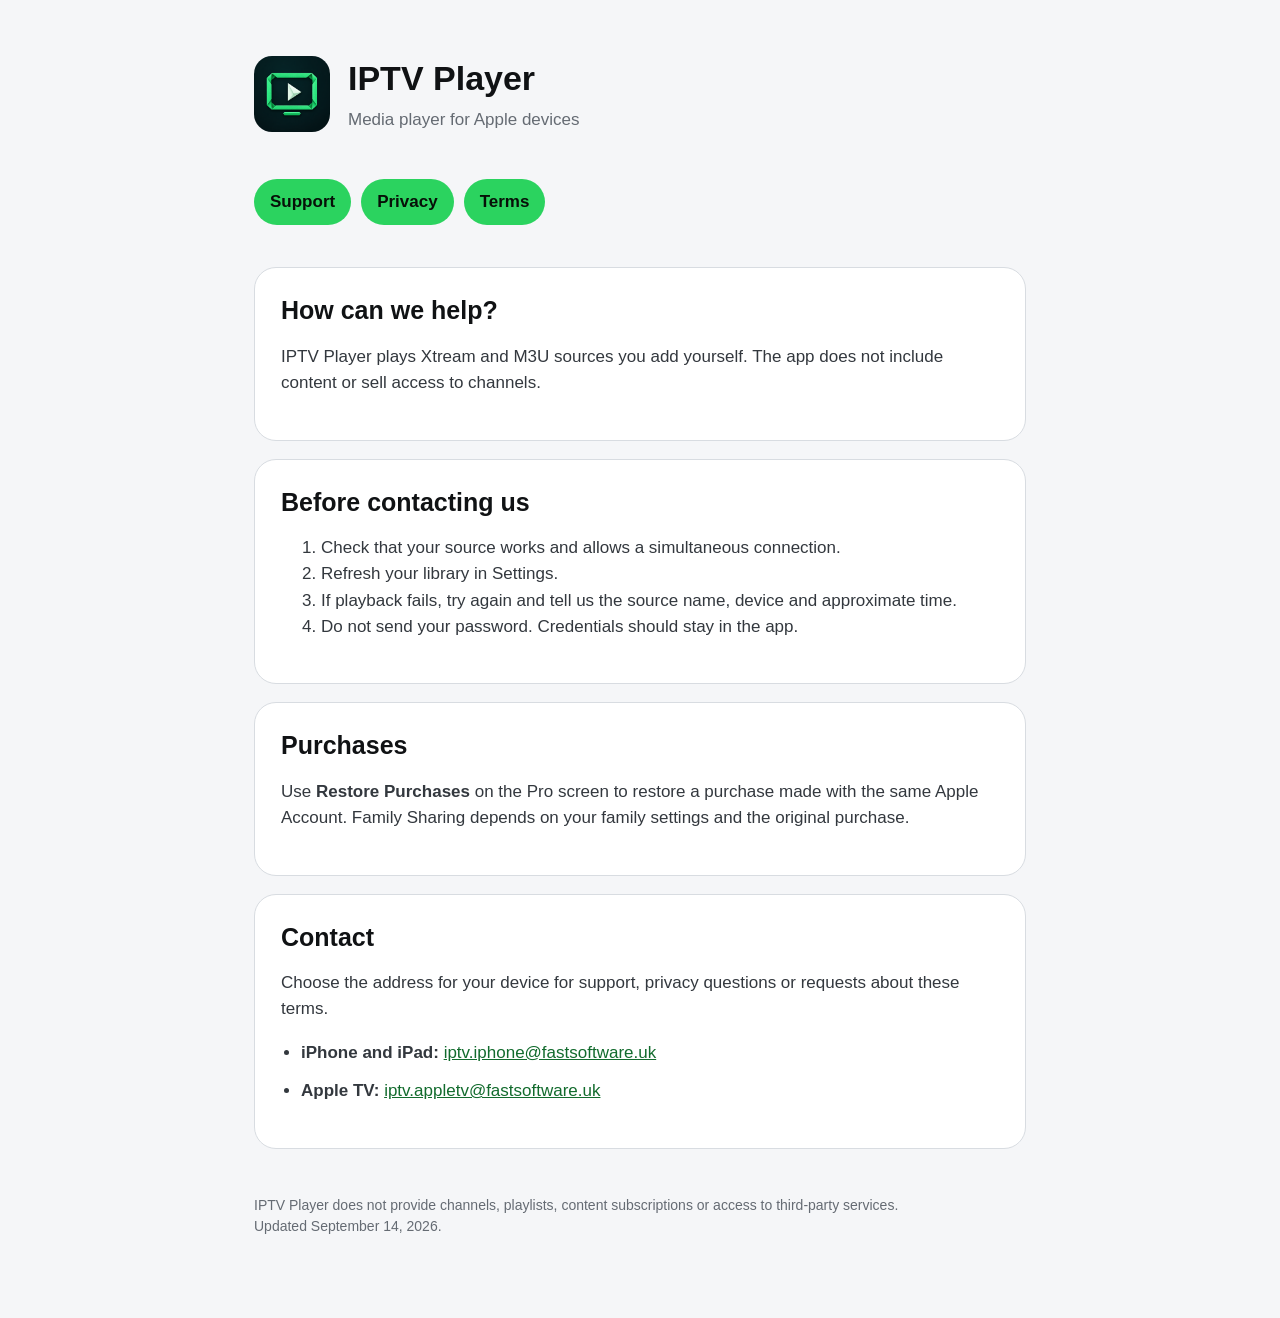
<file: index.html>
<!doctype html>
<html lang="en">
<head>
<meta charset="utf-8">
<meta name="viewport" content="width=device-width,initial-scale=1">
<meta name="color-scheme" content="light dark">
<title data-en="Support - IPTV Player" data-pt="Suporte - IPTV Player">Support - IPTV Player</title>
<link rel="stylesheet" href="styles.css">
<script src="language.js"></script>
</head>
<body>
<main data-language="en" lang="en">
<header class="brand"><img src="app-icon.png" alt="IPTV Player icon"><div><h1>IPTV Player</h1><p>Media player for Apple devices</p></div></header>
<nav aria-label="Main navigation"><a href="index.html" aria-current="page">Support</a><a href="privacy.html">Privacy</a><a href="terms.html">Terms</a></nav>
<section class="card"><h2>How can we help?</h2><p>IPTV Player plays Xtream and M3U sources you add yourself. The app does not include content or sell access to channels.</p></section><section class="card"><h2>Before contacting us</h2><ol><li>Check that your source works and allows a simultaneous connection.</li><li>Refresh your library in Settings.</li><li>If playback fails, try again and tell us the source name, device and approximate time.</li><li>Do not send your password. Credentials should stay in the app.</li></ol></section><section class="card"><h2>Purchases</h2><p>Use <strong>Restore Purchases</strong> on the Pro screen to restore a purchase made with the same Apple Account. Family Sharing depends on your family settings and the original purchase.</p></section>
<section class="card"><h2>Contact</h2><p>Choose the address for your device for support, privacy questions or requests about these terms.</p><ul class="contacts"><li><strong>iPhone and iPad:</strong> <a href="mailto:iptv.iphone@fastsoftware.uk">iptv.iphone@fastsoftware.uk</a></li><li><strong>Apple TV:</strong> <a href="mailto:iptv.appletv@fastsoftware.uk">iptv.appletv@fastsoftware.uk</a></li></ul></section>
<footer>IPTV Player does not provide channels, playlists, content subscriptions or access to third-party services.<br>Updated September 14, 2026.</footer>
</main>
<main data-language="pt" lang="pt-BR">
<header class="brand"><img src="app-icon.png" alt="Ícone do IPTV Player"><div><h1>IPTV Player</h1><p>Reprodutor de mídia para aparelhos Apple</p></div></header>
<nav aria-label="Navegação principal"><a href="index.html" aria-current="page">Suporte</a><a href="privacy.html">Privacidade</a><a href="terms.html">Termos</a></nav>
<section class="card"><h2>Como podemos ajudar?</h2><p>O IPTV Player reproduz fontes Xtream e M3U adicionadas pelo próprio usuário. O aplicativo não inclui conteúdo nem vende acesso a canais.</p></section><section class="card"><h2>Antes de entrar em contato</h2><ol><li>Confirme se a fonte funciona e se permite uma conexão simultânea.</li><li>Atualize a biblioteca em Ajustes.</li><li>Em caso de falha de reprodução, tente novamente e informe o nome da fonte, o aparelho e o horário aproximado.</li><li>Não envie sua senha. As credenciais devem permanecer somente no aplicativo.</li></ol></section><section class="card"><h2>Compras</h2><p>Use <strong>Restaurar compras</strong> na tela Pro para recuperar uma compra feita com a mesma Conta Apple. Compartilhamento Familiar depende da configuração da família e da compra original.</p></section>
<section class="card"><h2>Contato</h2><p>Escolha o endereço do seu aparelho para suporte, dúvidas sobre privacidade ou solicitações relacionadas a estes termos.</p><ul class="contacts"><li><strong>iPhone e iPad:</strong> <a href="mailto:iptv.iphone@fastsoftware.uk">iptv.iphone@fastsoftware.uk</a></li><li><strong>Apple TV:</strong> <a href="mailto:iptv.appletv@fastsoftware.uk">iptv.appletv@fastsoftware.uk</a></li></ul></section>
<footer>IPTV Player não fornece canais, listas, assinaturas de conteúdo ou acesso a serviços de terceiros.<br>Atualizado em 14 de setembro de 2026.</footer>
</main>
</body>
</html>
</file>
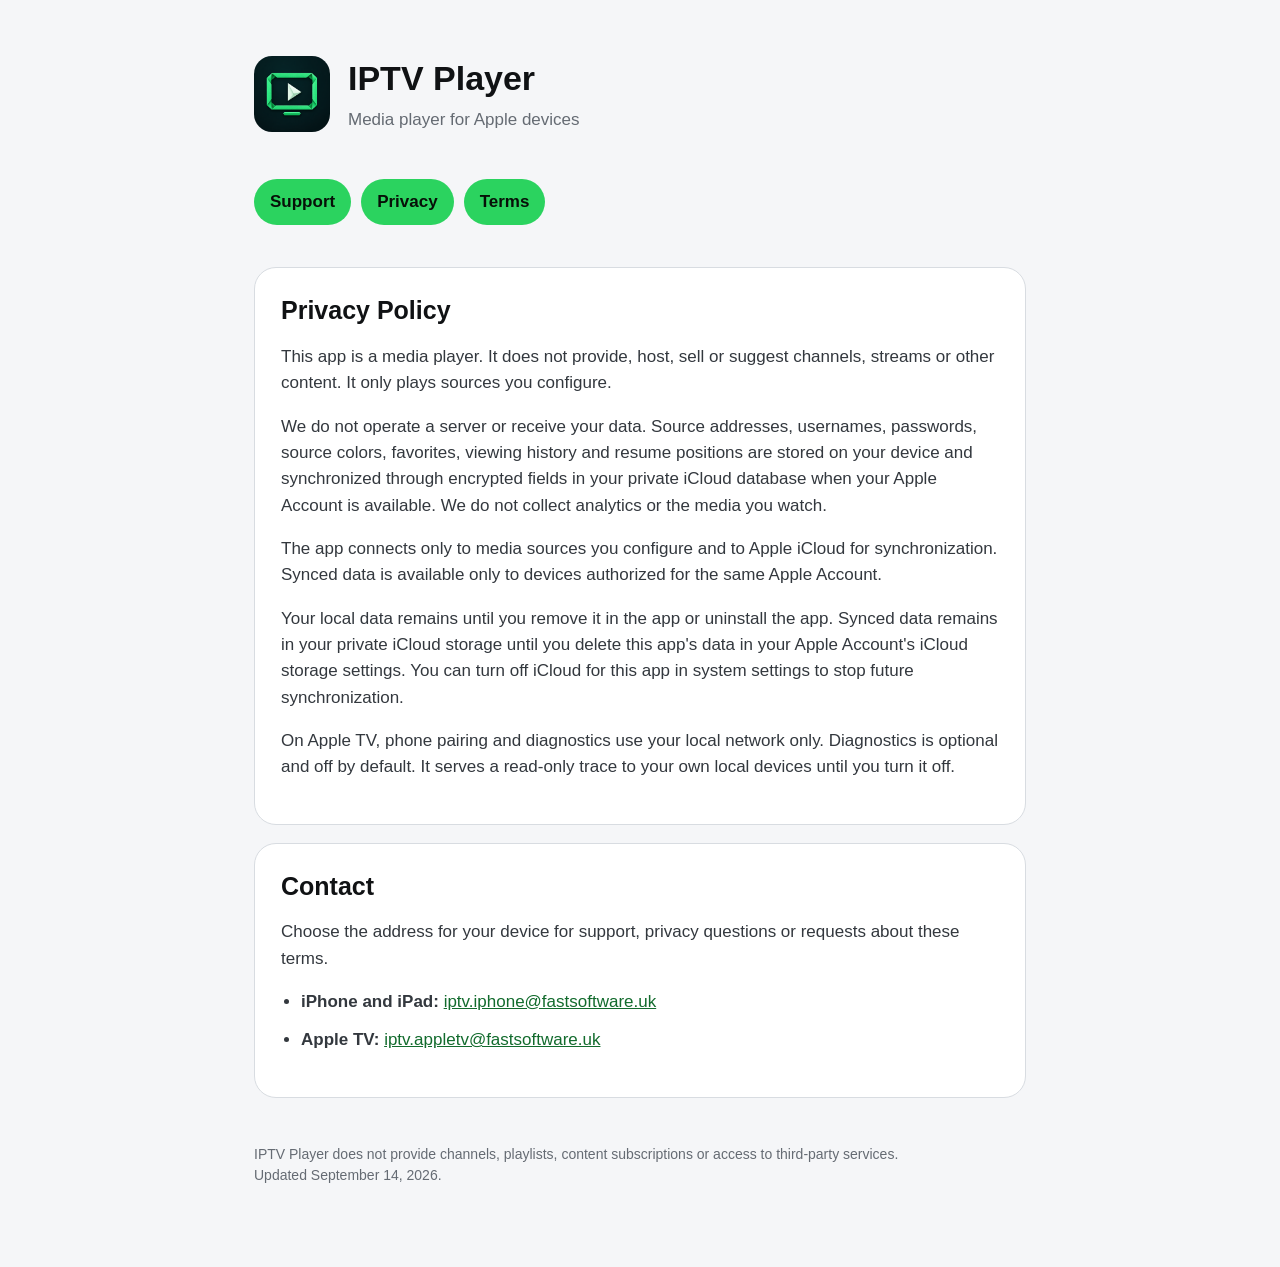
<file: privacy.html>
<!doctype html>
<html lang="en">
<head>
<meta charset="utf-8">
<meta name="viewport" content="width=device-width,initial-scale=1">
<meta name="color-scheme" content="light dark">
<title data-en="Privacy Policy - IPTV Player" data-pt="Política de Privacidade - IPTV Player">Privacy Policy - IPTV Player</title>
<link rel="stylesheet" href="styles.css">
<script src="language.js"></script>
</head>
<body>
<main data-language="en" lang="en">
<header class="brand"><img src="app-icon.png" alt="IPTV Player icon"><div><h1>IPTV Player</h1><p>Media player for Apple devices</p></div></header>
<nav aria-label="Main navigation"><a href="index.html">Support</a><a href="privacy.html" aria-current="page">Privacy</a><a href="terms.html">Terms</a></nav>
<article class="card"><h2>Privacy Policy</h2><p>This app is a media player. It does not provide, host, sell or suggest channels, streams or other content. It only plays sources you configure.</p><p>We do not operate a server or receive your data. Source addresses, usernames, passwords, source colors, favorites, viewing history and resume positions are stored on your device and synchronized through encrypted fields in your private iCloud database when your Apple Account is available. We do not collect analytics or the media you watch.</p><p>The app connects only to media sources you configure and to Apple iCloud for synchronization. Synced data is available only to devices authorized for the same Apple Account.</p><p>Your local data remains until you remove it in the app or uninstall the app. Synced data remains in your private iCloud storage until you delete this app's data in your Apple Account's iCloud storage settings. You can turn off iCloud for this app in system settings to stop future synchronization.</p><p>On Apple TV, phone pairing and diagnostics use your local network only. Diagnostics is optional and off by default. It serves a read-only trace to your own local devices until you turn it off.</p></article>
<section class="card"><h2>Contact</h2><p>Choose the address for your device for support, privacy questions or requests about these terms.</p><ul class="contacts"><li><strong>iPhone and iPad:</strong> <a href="mailto:iptv.iphone@fastsoftware.uk">iptv.iphone@fastsoftware.uk</a></li><li><strong>Apple TV:</strong> <a href="mailto:iptv.appletv@fastsoftware.uk">iptv.appletv@fastsoftware.uk</a></li></ul></section>
<footer>IPTV Player does not provide channels, playlists, content subscriptions or access to third-party services.<br>Updated September 14, 2026.</footer>
</main>
<main data-language="pt" lang="pt-BR">
<header class="brand"><img src="app-icon.png" alt="Ícone do IPTV Player"><div><h1>IPTV Player</h1><p>Reprodutor de mídia para aparelhos Apple</p></div></header>
<nav aria-label="Navegação principal"><a href="index.html">Suporte</a><a href="privacy.html" aria-current="page">Privacidade</a><a href="terms.html">Termos</a></nav>
<article class="card"><h2>Política de Privacidade</h2><p>Este aplicativo é um reprodutor de mídia. Ele não fornece, hospeda, vende ou sugere canais, transmissões ou qualquer outro conteúdo. Ele apenas reproduz as fontes que você configurar.</p><p>Não operamos um servidor nem recebemos seus dados. Endereços, nomes de usuário, senhas, cores das fontes, favoritos, histórico e pontos de retomada ficam armazenados no aparelho e são sincronizados por campos criptografados no seu banco privado do iCloud quando sua Conta Apple está disponível. Não coletamos dados de análise nem as mídias que você assiste.</p><p>O aplicativo se conecta apenas às fontes de mídia que você configura e ao iCloud da Apple para sincronização. Os dados sincronizados ficam disponíveis apenas para aparelhos autorizados na mesma Conta Apple.</p><p>Seus dados locais permanecem até você removê-los no aplicativo ou desinstalar o aplicativo. Os dados sincronizados permanecem no armazenamento privado do iCloud até você apagar os dados deste aplicativo nos ajustes de armazenamento do iCloud da Conta Apple. Desative o iCloud para este aplicativo nos ajustes do sistema a qualquer momento para interromper futuras sincronizações.</p><p>Na Apple TV, o pareamento com o telefone e o diagnóstico usam somente a sua rede local. O diagnóstico é opcional, vem desativado por padrão e disponibiliza um rastro somente leitura aos seus próprios aparelhos locais até você desativá-lo.</p></article>
<section class="card"><h2>Contato</h2><p>Escolha o endereço do seu aparelho para suporte, dúvidas sobre privacidade ou solicitações relacionadas a estes termos.</p><ul class="contacts"><li><strong>iPhone e iPad:</strong> <a href="mailto:iptv.iphone@fastsoftware.uk">iptv.iphone@fastsoftware.uk</a></li><li><strong>Apple TV:</strong> <a href="mailto:iptv.appletv@fastsoftware.uk">iptv.appletv@fastsoftware.uk</a></li></ul></section>
<footer>IPTV Player não fornece canais, listas, assinaturas de conteúdo ou acesso a serviços de terceiros.<br>Atualizado em 14 de setembro de 2026.</footer>
</main>
</body>
</html>
</file>
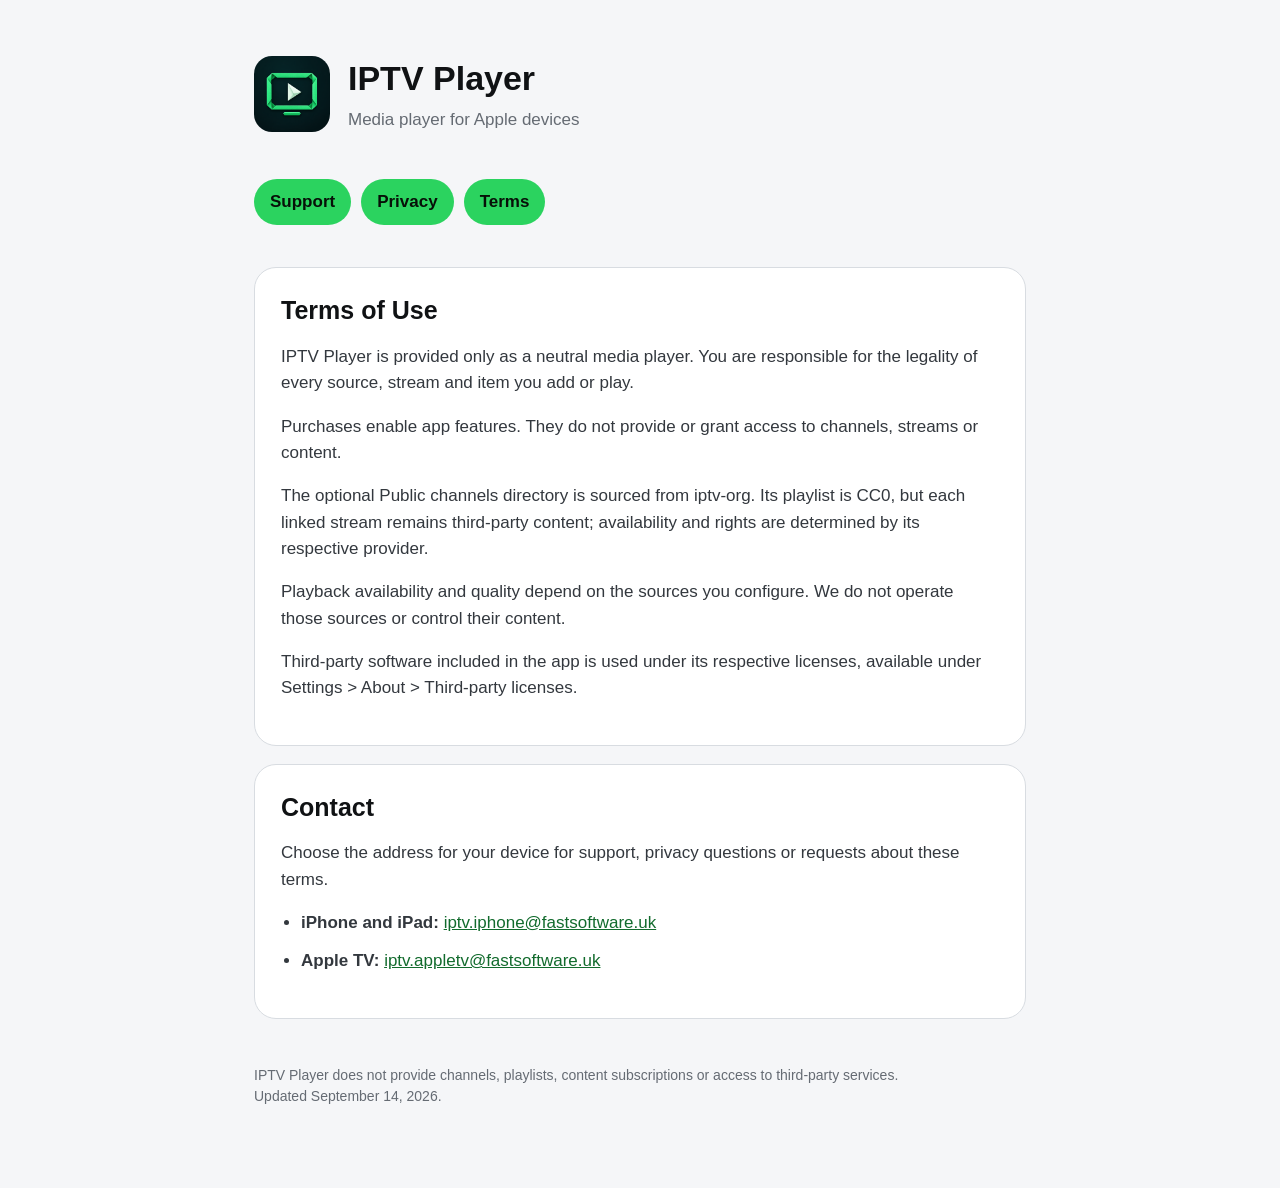
<file: terms.html>
<!doctype html>
<html lang="en">
<head>
<meta charset="utf-8">
<meta name="viewport" content="width=device-width,initial-scale=1">
<meta name="color-scheme" content="light dark">
<title data-en="Terms of Use - IPTV Player" data-pt="Termos de Uso - IPTV Player">Terms of Use - IPTV Player</title>
<link rel="stylesheet" href="styles.css">
<script src="language.js"></script>
</head>
<body>
<main data-language="en" lang="en">
<header class="brand"><img src="app-icon.png" alt="IPTV Player icon"><div><h1>IPTV Player</h1><p>Media player for Apple devices</p></div></header>
<nav aria-label="Main navigation"><a href="index.html">Support</a><a href="privacy.html">Privacy</a><a href="terms.html" aria-current="page">Terms</a></nav>
<article class="card"><h2>Terms of Use</h2><p>IPTV Player is provided only as a neutral media player. You are responsible for the legality of every source, stream and item you add or play.</p><p>Purchases enable app features. They do not provide or grant access to channels, streams or content.</p><p>The optional Public channels directory is sourced from iptv-org. Its playlist is CC0, but each linked stream remains third-party content; availability and rights are determined by its respective provider.</p><p>Playback availability and quality depend on the sources you configure. We do not operate those sources or control their content.</p><p>Third-party software included in the app is used under its respective licenses, available under Settings &gt; About &gt; Third-party licenses.</p></article>
<section class="card"><h2>Contact</h2><p>Choose the address for your device for support, privacy questions or requests about these terms.</p><ul class="contacts"><li><strong>iPhone and iPad:</strong> <a href="mailto:iptv.iphone@fastsoftware.uk">iptv.iphone@fastsoftware.uk</a></li><li><strong>Apple TV:</strong> <a href="mailto:iptv.appletv@fastsoftware.uk">iptv.appletv@fastsoftware.uk</a></li></ul></section>
<footer>IPTV Player does not provide channels, playlists, content subscriptions or access to third-party services.<br>Updated September 14, 2026.</footer>
</main>
<main data-language="pt" lang="pt-BR">
<header class="brand"><img src="app-icon.png" alt="Ícone do IPTV Player"><div><h1>IPTV Player</h1><p>Reprodutor de mídia para aparelhos Apple</p></div></header>
<nav aria-label="Navegação principal"><a href="index.html">Suporte</a><a href="privacy.html">Privacidade</a><a href="terms.html" aria-current="page">Termos</a></nav>
<article class="card"><h2>Termos de Uso</h2><p>O IPTV Player é fornecido somente como um reprodutor de mídia neutro. Você é responsável pela legalidade de cada fonte, transmissão e conteúdo que adicionar ou reproduzir.</p><p>As compras desbloqueiam recursos do aplicativo. Elas não fornecem nem concedem acesso a canais, transmissões ou conteúdo.</p><p>O diretório opcional Canais públicos vem do iptv-org. A playlist usa CC0, mas cada stream vinculado continua sendo conteúdo de terceiros; disponibilidade e direitos são definidos pelo respectivo provedor.</p><p>A disponibilidade e a qualidade da reprodução dependem das fontes configuradas por você. Não operamos essas fontes e não controlamos o conteúdo delas.</p><p>O software de terceiros incluído no aplicativo é usado conforme as respectivas licenças, disponíveis em Ajustes &gt; Sobre &gt; Licenças de terceiros.</p></article>
<section class="card"><h2>Contato</h2><p>Escolha o endereço do seu aparelho para suporte, dúvidas sobre privacidade ou solicitações relacionadas a estes termos.</p><ul class="contacts"><li><strong>iPhone e iPad:</strong> <a href="mailto:iptv.iphone@fastsoftware.uk">iptv.iphone@fastsoftware.uk</a></li><li><strong>Apple TV:</strong> <a href="mailto:iptv.appletv@fastsoftware.uk">iptv.appletv@fastsoftware.uk</a></li></ul></section>
<footer>IPTV Player não fornece canais, listas, assinaturas de conteúdo ou acesso a serviços de terceiros.<br>Atualizado em 14 de setembro de 2026.</footer>
</main>
</body>
</html>
</file>
<file: styles.css>
:root {
  color-scheme: light dark;
  --green: #2bd35f;
  --bg: #08090a;
  --card: #151719;
  --text: #f5f7f8;
  --muted: #a6abb2;
}
* { box-sizing: border-box; }
body {
  margin: 0;
  background: var(--bg);
  color: var(--text);
  font: 17px/1.55 -apple-system, BlinkMacSystemFont, "Segoe UI", sans-serif;
}
main { max-width: 820px; margin: auto; padding: 52px 24px 80px; }
main[data-language="pt"] { display: none; }
html:lang(pt) main[data-language="en"] { display: none; }
html:lang(pt) main[data-language="pt"] { display: block; }
.brand { display: flex; gap: 18px; align-items: center; margin-bottom: 44px; }
.brand img { width: 76px; height: 76px; flex-shrink: 0; border-radius: 18px; }
.brand div { min-width: 0; }
.brand h1 { margin: 0; font-size: clamp(26px, 6vw, 34px); }
.brand p { margin: 2px 0; color: var(--muted); }
nav { display: flex; gap: 10px; flex-wrap: wrap; margin: 24px 0 42px; }
nav a, .button {
  display: inline-block;
  color: #071008;
  background: var(--green);
  padding: 10px 16px;
  border-radius: 999px;
  text-decoration: none;
  font-weight: 700;
}
a:focus-visible { outline: 3px solid currentColor; outline-offset: 4px; }
.card {
  background: var(--card);
  border: 1px solid #303337;
  border-radius: 22px;
  padding: 26px;
  margin: 18px 0;
  overflow-wrap: anywhere;
}
h2 { font-size: 25px; line-height: 1.3; margin: 0 0 12px; }
h3 { margin-top: 30px; }
p, li { color: #d8dbe0; }
a { color: #61df85; }
.contacts { padding-left: 20px; }
.contacts li + li { margin-top: 12px; }
.muted { color: var(--muted); }
footer { margin-top: 46px; color: var(--muted); font-size: 14px; }
@media (max-width: 480px) {
  main { padding: 32px 18px 56px; }
  .card { padding: 22px 18px; }
  .brand { gap: 14px; margin-bottom: 30px; }
  .brand img { width: 64px; height: 64px; border-radius: 16px; }
}
@media (prefers-color-scheme: light) {
  :root { --bg: #f5f6f8; --card: #fff; --text: #101214; --muted: #656b73; }
  .card { border-color: #d8dce1; }
  p, li { color: #33383e; }
  a { color: #126b2d; }
  nav a, .button { color: #071008; }
}
</file>
